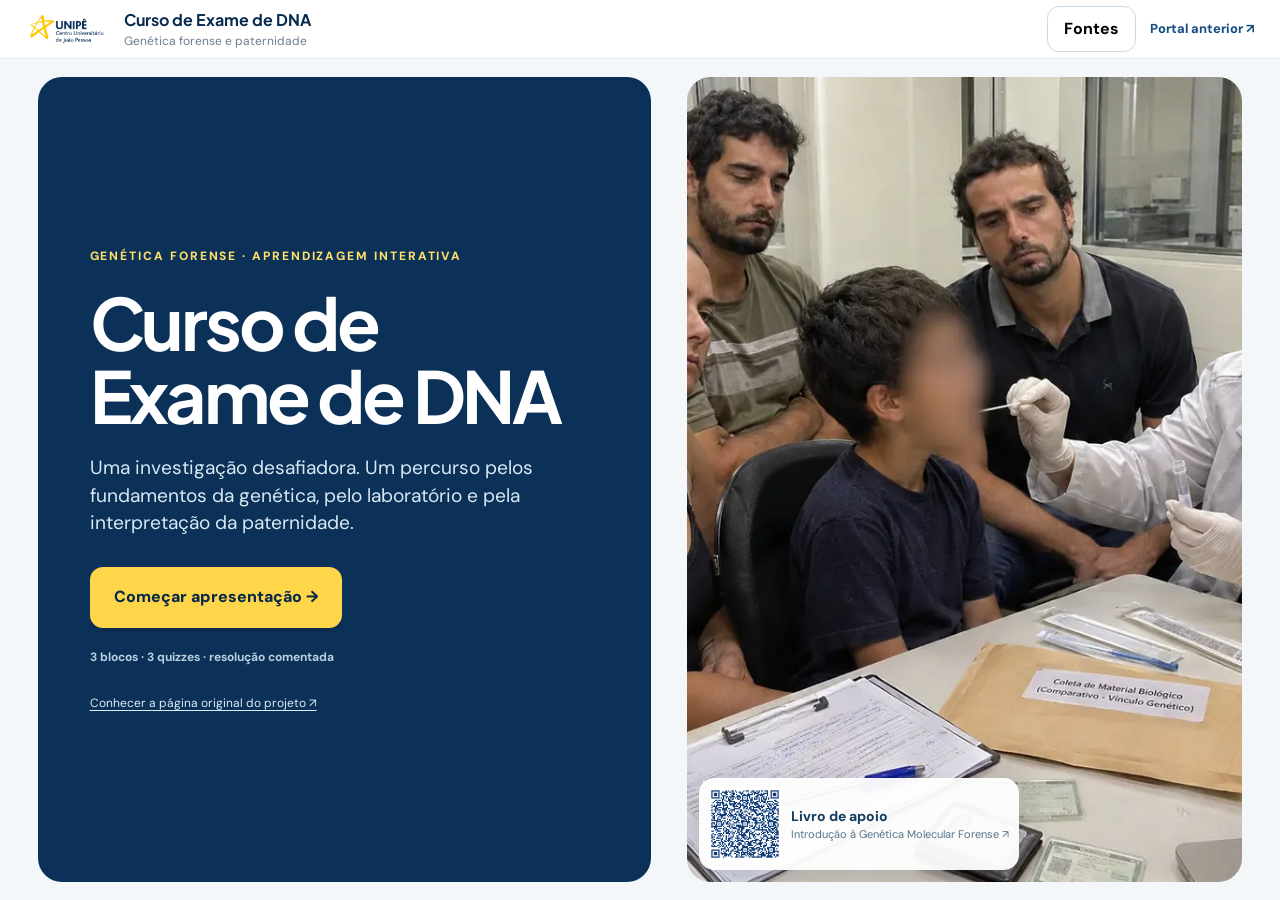
<file: index.html>
<!doctype html>
<html lang="pt-BR">
<head>
<meta charset="UTF-8" />
<meta name="viewport" content="width=device-width, initial-scale=1" />
<meta name="theme-color" content="#0a2c56" />
<meta name="description" content="Curso interativo de teste de paternidade: um caso forense, genética e biologia molecular em linguagem acessível, quizzes e resolução pericial fundamentada." />
<title>Curso de Exame de DNA | UNIPÊ</title>
<link rel="icon" type="image/svg+xml" href="/favicon.svg" />
<link rel="preconnect" href="https://fonts.googleapis.com" />
<link rel="preconnect" href="https://fonts.gstatic.com" crossorigin />
<link href="https://fonts.googleapis.com/css2?family=DM+Sans:wght@400;500;600;700&family=Plus+Jakarta+Sans:wght@400;500;600;700;800&display=swap" rel="stylesheet" />
<link rel="stylesheet" href="/styles.css" />
<script defer src="/qr-local.js"></script>
<script defer src="/data.js"></script>
<script defer src="/app.js"></script>
</head>
<body>
<a class="skip-link" href="#app">Pular para o conteúdo</a>
<div id="app" aria-live="polite"></div>
<noscript><div class="noscript">Ative o JavaScript para acessar os slides e as atividades interativas do curso.</div></noscript>
</body>
</html>
</file>
<file: styles.css>
:root{--navy:#082849;--blue:#134c82;--blue2:#2375ad;--sky:#e5f2fb;--yellow:#ffd54a;--gold:#fac529;--paper:#f7f9fb;--text:#183049;--muted:#6b7d8f;--line:#dfebf3;--white:#fff;--shadow:0 30px 90px rgba(11,46,78,.14)}
*{box-sizing:border-box}html{scroll-behavior:smooth}body{margin:0;min-width:320px;background:var(--paper);color:var(--text);font:16px/1.52 'DM Sans',system-ui,-apple-system,Segoe UI,sans-serif}button,a{font:inherit}button{cursor:pointer}button:disabled{cursor:not-allowed;opacity:.4}a{color:inherit}img{display:block;max-width:100%}h1,h2,h3,p{margin-top:0}h1,h2,h3{font-family:'Plus Jakarta Sans','DM Sans',sans-serif;line-height:1.14;letter-spacing:-.045em}h1{font-size:clamp(2.9rem,5.5vw,5.2rem)}h2{font-size:clamp(2.2rem,4.2vw,4rem)}h3{font-size:1.25rem}p{max-width:66ch}button:focus-visible,a:focus-visible,input:focus-visible{outline:3px solid #ffaa00;outline-offset:3px}body:has(.course-stage){background:#eff4f8}.skip-link{position:absolute;left:-1000px;top:0;z-index:1000;background:#fff;padding:10px}.skip-link:focus{left:10px;top:10px}.noscript{max-width:700px;padding:30px;margin:20vh auto;background:#fff;border-radius:20px}
/* Site opening */
.site{min-height:100vh}.topbar{display:flex;align-items:center;justify-content:space-between;gap:24px;max-width:1360px;padding:20px 32px;margin:0 auto}.brand{display:flex;align-items:center;gap:16px;text-decoration:none;min-width:0}.brand img{height:49px;width:auto;max-width:180px;object-fit:contain;background:#fff;border-radius:9px;padding:4px}.brand strong{display:block;color:#082b50;font-family:'Plus Jakarta Sans';font-size:16px}.brand small{color:var(--muted);display:block;font-size:12px}.toplinks{display:flex;gap:22px;align-items:center}.toplinks a{color:#36576f;text-decoration:none;font-size:14px;font-weight:700}.toplinks a:hover{text-decoration:underline}.outline-button{border:1px solid #cbdce8;padding:10px 16px;border-radius:12px;background:white;font-weight:700;display:inline-flex;align-items:center;gap:8px}.toplinks .outline-button:hover{text-decoration:none;background:#eef5fb}.home-hero{max-width:1360px;padding:36px 32px 28px;margin:auto;display:grid;grid-template-columns:minmax(0,1.1fr) minmax(0,.9fr);gap:34px;align-items:stretch}.hero-panel{background:var(--navy);border-radius:30px;padding:clamp(32px,5vw,70px);color:white;overflow:hidden;position:relative;min-height:560px;display:flex;flex-direction:column;justify-content:center}.hero-panel:after{content:'';position:absolute;width:400px;height:400px;right:-210px;bottom:-230px;border-radius:50%;border:80px solid rgba(255,213,74,.12);pointer-events:none}.eyebrow{display:inline-flex;align-items:center;gap:10px;color:var(--yellow);font-size:12px;letter-spacing:.15em;font-weight:800;text-transform:uppercase;margin-bottom:27px}.eyebrow:before{content:'';width:27px;height:3px;background:var(--yellow);border-radius:9px}.hero-panel h1{margin-bottom:24px;max-width:11ch}.hero-panel p{color:#d3e4f1;font-size:clamp(1.06rem,1.5vw,1.25rem);line-height:1.65;max-width:37ch}.hero-actions{display:flex;gap:14px;align-items:center;margin-top:26px;flex-wrap:wrap}.primary-button{background:var(--yellow);border:2px solid var(--yellow);border-radius:13px;color:var(--navy);padding:16px 22px;font-weight:800;display:inline-flex;justify-content:center;align-items:center;gap:12px;box-shadow:0 4px 0 rgba(0,0,0,.08);transition:transform .15s,background .15s}.primary-button:hover{transform:translateY(-2px);background:#ffde6a}.secondary-button{padding:14px 19px;border-radius:13px;background:transparent;border:1px solid #54718e;color:white;font-weight:700}.secondary-button:hover{background:#123c65}.hero-photo{position:relative;border-radius:30px;overflow:hidden;min-height:560px;background:#d2dee8}.hero-photo img{height:100%;width:100%;position:absolute;inset:0;object-fit:cover;object-position:center}.hero-photo:after{content:'';position:absolute;inset:45% 0 0;background:linear-gradient(transparent,rgba(3,25,48,.88))}.hero-photo .photo-caption{z-index:2;position:absolute;bottom:28px;left:32px;right:25px;color:white}.photo-caption small{display:inline-block;background:#ffe17a;color:#082849;border-radius:99px;padding:5px 10px;font-size:11px;font-weight:800;margin-bottom:12px}.photo-caption strong{display:block;font-size:clamp(22px,3vw,32px);line-height:1.15;font-family:'Plus Jakarta Sans';letter-spacing:-.04em}.content-width{max-width:1360px;padding:0 32px;margin:auto}.section-heading{margin:38px 0 22px;display:flex;justify-content:space-between;gap:20px;align-items:end}.section-heading h2{font-size:clamp(1.7rem,3vw,2.5rem);margin:5px 0 0}.kicker{font-size:12px;letter-spacing:.16em;font-weight:800;color:var(--blue2);text-transform:uppercase}.path-grid{display:grid;grid-template-columns:repeat(3,minmax(0,1fr));gap:16px}.path-card{background:white;border:1px solid #e1e9f0;border-radius:20px;padding:26px;box-shadow:0 7px 28px rgba(34,68,98,.04)}.path-card .number{background:#fff5cb;color:#805b00;font-weight:800;border-radius:9px;font-size:13px;padding:5px 9px;display:inline-flex;margin-bottom:22px}.path-card h3{font-size:20px;margin-bottom:12px}.path-card p{font-size:14px;color:var(--muted);margin-bottom:12px}.duration{font-size:12px;font-weight:800;color:var(--blue)}.extras{display:grid;grid-template-columns:1.2fr .8fr;gap:18px;margin:26px 0 50px}.book-card,.reference-card{background:white;border:1px solid #e3edf3;border-radius:22px;padding:26px}.book-card{display:grid;grid-template-columns:105px 1fr;gap:24px;align-items:center}.book-card .qr{background:white;padding:7px;box-shadow:0 0 0 1px #e4edf6;border-radius:10px;width:105px;height:105px}.book-card h3,.reference-card h3{margin-bottom:10px;font-size:19px}.book-card p,.reference-card p{margin:0 0 12px;font-size:14px;color:var(--muted)}.text-link{font-weight:800;color:var(--blue);text-decoration:none}.text-link:hover{text-decoration:underline}.site-footer{text-align:center;padding:24px;font-size:12px;color:#8a9ba8;border-top:1px solid var(--line)}
/* Focus mode: slides without document header/footer */
.course-stage{min-height:100dvh;display:flex;flex-direction:column}.stage-top{min-height:67px;display:flex;align-items:center;justify-content:space-between;gap:16px;padding:12px clamp(16px,3vw,42px);border-bottom:1px solid #dbe6ef;background:#fff}.stage-top strong{font-family:'Plus Jakarta Sans';font-size:14px;white-space:nowrap}.stage-top .tiny{color:var(--muted);font-size:12px;font-weight:700}.stage-top .cluster{display:flex;align-items:center;gap:15px}.ghost{border:0;background:transparent;color:#526f89;font-weight:800;padding:10px;border-radius:10px}.ghost:hover{background:#edf5fa}.progress-track{height:4px;background:#e8f1f7}.progress-track span{display:block;height:100%;background:#ffc938;transition:width .3s}.stage-center{flex:1;width:100%;max-width:1520px;margin:auto;display:flex;align-items:center;justify-content:center;padding:20px clamp(14px,4vw,55px) 16px}.stage-bottom{background:#fff;border-top:1px solid var(--line);padding:14px clamp(16px,3vw,42px);display:flex;align-items:center;justify-content:space-between;gap:14px}.nav-button{border:1px solid #c7dbe9;background:white;color:var(--navy);border-radius:12px;padding:12px 17px;font-weight:800;display:inline-flex;align-items:center;gap:9px}.nav-button:hover{background:#f2f8fc}.nav-button.next{background:var(--navy);color:white;border-color:var(--navy)}.nav-button.next:hover{background:#154b7c}.step-dots{display:flex;gap:5px;align-items:center}.step-dot{width:7px;height:7px;border-radius:20px;background:#c7d4e0}.step-dot.active{background:#f9c126;width:23px}.slide-view{width:100%;display:grid;grid-template-columns:minmax(0,.94fr) minmax(0,1.06fr);gap:clamp(28px,4vw,80px);align-items:center;max-width:1370px;min-height:590px}.slide-view.wide-text{grid-template-columns:1fr}.slide-text{padding:24px 6px 24px 0}.slide-text .kicker{margin-bottom:24px;display:block}.slide-text h2{max-width:16ch;font-size:clamp(2.6rem,5.1vw,5.6rem);letter-spacing:-.057em;color:var(--navy);margin-bottom:22px}.slide-text p{font-size:clamp(1.12rem,1.5vw,1.4rem);line-height:1.6;color:#4e6375;max-width:37ch;margin-bottom:25px}.slide-visual{height:min(64vh,680px);min-height:400px;max-height:700px;background:#fff;border-radius:25px;box-shadow:var(--shadow);overflow:hidden;display:flex;align-items:center;justify-content:center;border:1px solid #e5edf2}.slide-visual img{width:100%;height:100%;object-fit:contain}.slide-visual.photo img{object-fit:cover}.taglist{display:flex;flex-wrap:wrap;gap:10px}.taglist span{border:1px solid #d8e5ee;border-radius:8px;padding:6px 11px;font-weight:700;color:#466780;background:white;font-size:13px}.slide-terms{display:grid;grid-template-columns:repeat(3,1fr);gap:18px;align-items:stretch;width:100%}.term-card{background:#fff;border:1px solid #e3edf4;border-radius:23px;padding:35px 28px;box-shadow:var(--shadow);text-align:center}.term-card .term-icon{margin:0 auto 25px;background:#eaf4fb;border-radius:22px;width:110px;height:110px;display:grid;place-items:center;color:var(--blue);font-size:40px;font-weight:800}.term-card h3{font-size:27px;color:var(--navy)}.term-card p{color:#73879a;font-size:17px;margin:0 auto}.slide-metrics{display:grid;grid-template-columns:1fr 1fr;gap:24px;width:100%}.metric-card{background:white;padding:45px 30px;border:1px solid var(--line);border-radius:22px;box-shadow:var(--shadow)}.metric-card b{font-family:'Plus Jakarta Sans';font-size:clamp(55px,8vw,100px);color:var(--blue)}.metric-card p{color:#557187;max-width:23ch;margin:12px 0;font-size:18px}.stat-number{font:800 clamp(72px,10vw,145px)/1 'Plus Jakarta Sans';letter-spacing:-.085em;color:var(--navy)}.stat-line{font-size:20px;color:#607b90;margin-top:16px}.stat-line b{color:#be8600}.stat-visual{background:#fff;padding:35px;border-radius:28px;min-height:370px;display:flex;flex-direction:column;align-items:center;justify-content:center;text-align:center;box-shadow:var(--shadow)}
/* Case & quiz */
.case-layout{width:100%;max-width:1380px;display:grid;grid-template-columns: minmax(0,.68fr) minmax(0,1.32fr);gap:26px;align-items:start}.case-sidebar{background:#0a315c;color:white;padding:26px;border-radius:23px;position:relative;overflow:hidden}.case-sidebar>img{height:210px;width:100%;object-fit:cover;border-radius:15px;object-position:center 40%;margin-bottom:22px}.case-sidebar h2{font-size:clamp(1.65rem,2.5vw,2.6rem)}.case-sidebar p{font-size:13px;line-height:1.64;color:#d5e6f4;margin-bottom:12px}.case-sidebar .kicker{color:var(--yellow)}.case-instruction{padding:16px;border-left:3px solid var(--yellow);background:#17466f;color:white;font-weight:700;border-radius:3px 10px 10px 3px;line-height:1.45;font-size:14px}.data-panel{background:white;padding:26px;border-radius:23px;border:1px solid var(--line);box-shadow:0 12px 45px rgba(14,52,80,.08)}.panel-title{display:flex;align-items:center;justify-content:space-between;gap:16px;margin-bottom:18px}.panel-title h3{font-size:20px;margin:0}.panel-title small{font-size:11px;color:#5f788b;white-space:nowrap}.table-wrap{max-width:100%;overflow-x:auto;border:1px solid #e1e9f1;border-radius:13px}.genetic-table{border-collapse:collapse;width:100%;font-variant-numeric:tabular-nums;font-size:clamp(12px,1.15vw,14px);white-space:nowrap}.genetic-table th{background:#eaf3f9;text-align:left;color:#123b64;padding:11px 10px;font-weight:800}.genetic-table td{padding:10px;border-top:1px solid #e8eef3}.genetic-table tr:nth-child(even) td{background:#fbfcfe}.genetic-table td:first-child{font-weight:800;color:#48637c}.genetic-table td.allele-mismatch{color:#9f3d36;background:#ffeae7;font-weight:800}.genetic-table td.allele-match{background:#e5f8f0;color:#18654c;font-weight:700}.genetic-table td.paternal{color:#946604;background:#fff7d8;font-weight:800}.case-note{font-size:12px;color:#71849a;margin:14px 0 0}.case-footer{font-size:13px;color:#607c91;background:#eef6fb;border:1px solid #dcecf6;border-radius:12px;padding:11px 14px;margin-top:16px}.quiz-view{width:100%;max-width:1080px;padding:8px 0}.quiz-head{display:flex;justify-content:space-between;align-items:center;gap:16px;margin-bottom:26px}.quiz-head .counter{background:#fff3c4;color:#805700;padding:9px 13px;border-radius:10px;font-weight:800}.quiz-view h2{color:var(--navy);font-size:clamp(2.1rem,4vw,3.9rem);margin-bottom:14px}.quiz-description{font-size:18px;color:#647e92;margin-bottom:30px}.quiz-card{border:1px solid #e1eaf2;box-shadow:var(--shadow);border-radius:23px;background:#fff;padding:clamp(22px,3.5vw,42px)}.quiz-card h3{font-size:clamp(1.2rem,2vw,1.9rem);line-height:1.35;max-width:32ch;margin-bottom:22px}.answer-list{display:grid;gap:12px}.answer-option{display:flex;align-items:center;gap:13px;text-align:left;border-radius:13px;border:1px solid #cbdde9;background:white;padding:15px 18px;font-weight:700;color:#2c4d65;transition:background .12s}.answer-option .letter{display:grid;place-items:center;width:31px;height:31px;flex-shrink:0;background:#f1f6fa;border-radius:9px;color:#3d6483}.answer-option:hover:not(:disabled){border-color:#8cafc7;background:#f5faff}.answer-option.selected{background:#e5f3fd;border:2px solid #3688bc;padding:14px 17px}.answer-option.correct{background:#e7f7ee;border-color:#78bf9d;color:#1c6947}.answer-option.incorrect{background:#fff1ed;border-color:#e8a59e;color:#a14337}.quiz-feedback{margin-top:19px;padding:18px 20px;border-radius:14px;background:#f3f8fc;color:#37556b;border-left:4px solid #ffcf42;font-weight:600}.quiz-feedback strong{display:block;margin-bottom:6px}.quiz-actions{margin-top:20px;display:flex;justify-content:flex-end}.quiz-step-label{color:#728699;font-weight:700;font-size:12px}
/* Resolution */
.resolution-view{width:100%;max-width:1340px}.resolution-hero{display:grid;grid-template-columns:.86fr 1.14fr;gap:25px;align-items:center}.resolution-hero img{width:100%;height:550px;object-fit:cover;border-radius:24px;box-shadow:var(--shadow)}.resolution-hero h2{font-size:clamp(2.4rem,4.5vw,4.6rem);color:var(--navy)}.resolution-hero p{font-size:clamp(17px,1.55vw,23px);color:#5b7285;line-height:1.6}.analysis-choices{display:grid;gap:12px;max-width:540px;margin-top:22px}.analysis-choices button{border:1px solid #d1dfe9;background:white;border-radius:14px;padding:14px 16px;text-align:left;font-weight:800;color:var(--navy)}.analysis-choices button:hover{border-color:#4886b3;background:#f4f9fc}.analysis-choices button.selected{background:#e9f4fb;border:2px solid #246d9d}.resolution-step{display:grid;grid-template-columns: .78fr 1.22fr;gap:32px;align-items:center}.resolution-step h2{font-size:clamp(2.2rem,4vw,4.5rem);color:var(--navy)}.resolution-step p{color:#536e84;font-size:clamp(16px,1.4vw,19px);line-height:1.65}.resolution-evidence{background:#fff;padding:24px;border-radius:24px;box-shadow:var(--shadow)}.resolution-evidence .table-wrap{margin-top:14px}.reveal-bullets{padding:0;list-style:none;display:grid;gap:15px}.reveal-bullets li{background:white;border:1px solid var(--line);border-left:4px solid #ffd54a;padding:17px 20px;border-radius:10px 18px 18px 10px;font-size:17px;font-weight:700;line-height:1.45}.resolution-banner{padding:20px;background:#fff5cc;border:1px solid #f3dc81;border-radius:15px;color:#6d560d;font-weight:700;margin-top:25px}.final-reference{display:flex;flex-wrap:wrap;gap:8px;margin:25px 0}.final-reference a{font-size:12px;color:var(--blue);background:#edf6fc;border-radius:9px;padding:8px 12px;text-decoration:none;font-weight:700}.final-reference a:hover{text-decoration:underline}.final-summary{background:white;border:1px solid var(--line);border-radius:25px;padding:33px;box-shadow:var(--shadow)}.final-summary h2{color:var(--navy);font-size:clamp(2.2rem,4vw,4rem)}.final-summary p{font-size:19px;color:#526d80}.report-snippet{background:#f7fafc;border-left:4px solid var(--blue);padding:25px;border-radius:3px 14px 14px 3px;font-size:18px;line-height:1.65}.warning-tag{display:inline-flex;padding:6px 9px;border-radius:9px;background:#fff2c8;color:#795508;font-weight:800;font-size:12px;margin-bottom:14px}.modal-backdrop{position:fixed;inset:0;background:#092a48b3;z-index:100;display:grid;place-items:center;padding:16px}.modal{background:white;max-width:650px;width:100%;border-radius:24px;padding:32px;max-height:85vh;overflow-y:auto}.modal h2{font-size:30px}.modal ul{list-style:none;padding:0}.modal li{padding:10px;border-bottom:1px solid var(--line)}.modal a{color:var(--blue);font-weight:700}.modal .nav-button{margin-top:20px}
@media(min-width:1400px){.case-layout{grid-template-columns:.62fr 1.38fr}.stage-center{padding-top:30px;padding-bottom:30px}}@media(max-width:1050px){.case-layout{grid-template-columns:1fr}.case-sidebar{display:grid;grid-template-columns:220px 1fr;column-gap:22px}.case-sidebar img{grid-row:span 4;height:230px;margin:0}.resolution-step{grid-template-columns:1fr}.resolution-hero img{height:440px}.slide-view{gap:30px}.slide-text h2{font-size:clamp(2.6rem,4vw,3.5rem)}.slide-visual{height:50vh;min-height:350px}.stage-center{align-items:flex-start}}@media(max-width:740px){.topbar{padding:17px 18px}.toplinks a:not(.outline-button){display:none}.brand img{height:36px;max-width:130px}.brand small{font-size:10px}.brand strong{font-size:13px}.toplinks .outline-button{font-size:12px;padding:9px}.home-hero{grid-template-columns:1fr;padding:14px 14px;gap:14px}.hero-panel{padding:36px 26px;min-height:400px;border-radius:20px}.hero-panel h1{font-size:clamp(2.8rem,10vw,4.5rem)}.hero-photo{border-radius:20px;min-height:340px}.hero-photo img{object-position:center 37%}.content-width{padding:0 16px}.path-grid{grid-template-columns:1fr}.extras{grid-template-columns:1fr}.section-heading{margin-top:30px}.stage-top{min-height:56px}.stage-top .tiny{display:none}.stage-top strong{font-size:12px}.stage-center{padding:20px 16px}.slide-view{grid-template-columns:1fr;min-height:unset;gap:14px}.slide-text{padding:10px 0}.slide-text h2{font-size:clamp(2.35rem,8vw,3.6rem);margin-bottom:12px}.slide-text .kicker{margin-bottom:14px}.slide-text p{font-size:17px;margin-bottom:17px}.slide-visual{height:38vh;min-height:230px;max-height:370px;border-radius:17px;order:2}.taglist span{font-size:11px;padding:5px 8px}.stage-bottom{padding:12px}.nav-button{padding:11px 13px;font-size:13px}.stage-bottom .step-dots{display:none}.case-sidebar{display:block;padding:19px}.case-sidebar img{height:200px;width:100%;margin-bottom:16px}.data-panel{padding:16px}.case-layout{gap:14px}.panel-title{align-items:start;flex-direction:column}.genetic-table th,.genetic-table td{padding:9px 8px;font-size:12px}.quiz-head{margin-bottom:14px}.quiz-view h2{font-size:32px}.quiz-description{font-size:15px}.quiz-card{padding:19px}.quiz-card h3{font-size:20px}.resolution-step,.resolution-hero{grid-template-columns:1fr;gap:15px}.resolution-hero img{height:260px;order:2}.resolution-hero h2,.resolution-step h2{font-size:34px}.resolution-hero p,.resolution-step p{font-size:16px}.resolution-evidence{padding:12px}.slide-terms{grid-template-columns:1fr;gap:10px}.term-card{display:flex;align-items:center;gap:20px;padding:18px;text-align:left}.term-card .term-icon{height:60px;width:60px;flex-shrink:0;margin:0;font-size:27px}.term-card h3{font-size:21px;margin-bottom:4px}.term-card p{font-size:14px}.slide-metrics{gap:10px}.metric-card{padding:20px 17px}.metric-card b{font-size:55px}.metric-card p{font-size:15px}.stat-visual{min-height:300px}.stat-number{font-size:66px}.report-snippet{font-size:16px}.final-summary{padding:23px}.book-card{grid-template-columns:90px 1fr;gap:14px}.book-card .qr{width:90px;height:90px}.book-card h3{font-size:16px}}@media(prefers-reduced-motion:reduce){*,*:before,*:after{animation-duration:.01ms!important;scroll-behavior:auto!important;transition-duration:.01ms!important}}@media print{.stage-top,.stage-bottom,.topbar,.hero-actions,.site-footer,.quiz-actions{display:none!important}.course-stage{display:block}.stage-center{display:block;padding:5mm}.slide-view,.resolution-step{display:block;break-inside:avoid}.slide-visual{height:auto;max-height:120mm;box-shadow:none}.case-layout{display:block}.case-sidebar{color:#000;background:#fff}.data-panel{box-shadow:none}}

/* v2: viewport-bound slide experience. No document-level vertical scrolling. */
html,body{height:100%;overflow:hidden;overscroll-behavior:none}
body{min-width:320px}
#app{height:100dvh;overflow:hidden}
.opening-stage,.course-stage{width:100%;height:100dvh;min-height:0;overflow:hidden;display:flex;flex-direction:column;background:#f3f7fa}
.opening-top{flex:0 0 auto;min-height:56px;padding:6px clamp(12px,2vw,30px);background:#fff;display:flex;align-items:center;justify-content:space-between;gap:12px;border-bottom:1px solid #e1ebf3}
.opening-links{display:flex;align-items:center;gap:14px}
.opening-links a{font-size:13px;font-weight:700;text-decoration:none;color:var(--blue)}
.opening-top .brand img{height:38px}
.opening-main{min-height:0;flex:1;display:flex;justify-content:center;align-items:center;overflow:hidden;width:100%;padding:clamp(10px,2vh,22px) clamp(12px,3vw,40px)}
.opening-inner{width:100%;height:100%;max-width:1460px;min-height:0;display:grid;grid-template-columns:1.05fr .95fr;gap:clamp(14px,3vw,36px);align-items:stretch}
.opening-copy{background:#0b3158;color:white;border-radius:24px;padding:clamp(24px,4vw,64px);display:flex;flex-direction:column;justify-content:center;min-width:0}
.opening-copy .kicker{color:#ffdf68;margin-bottom:20px}
.opening-copy h1{font-size:clamp(2.7rem,5.6vw,5.6rem);max-width:12ch;line-height:1.02;margin:0 0 22px;color:#fff}
.opening-copy p{font-size:clamp(1rem,1.5vw,1.35rem);line-height:1.45;color:#d8e8f5;max-width:40ch;margin:0}
.opening-actions{display:flex;align-items:center;gap:20px;flex-wrap:wrap;margin:30px 0 14px}
.opening-actions span{font-size:12px;color:#b8d0e2;font-weight:700}
.opening-old{font-size:12px;color:#dcebf5;text-decoration:underline;text-underline-offset:3px;align-self:flex-start;margin-top:14px}
.opening-photo{position:relative;min-height:0;overflow:hidden;border-radius:24px;background:#c4d7e6}
.opening-photo>img{position:absolute;inset:0;width:100%;height:100%;object-fit:cover;object-position:center 35%}
.opening-book{position:absolute;bottom:12px;left:12px;right:12px;border-radius:15px;background:rgba(255,255,255,.95);box-shadow:0 8px 30px #18304929;padding:10px;max-width:320px}
.opening-book a{display:flex;align-items:center;gap:10px;text-decoration:none;color:#143b5d}
.opening-book .qr{width:72px;height:72px;object-fit:contain;flex-shrink:0;background:white}
.opening-book b{font-size:14px;display:block}
.opening-book small{font-size:11px;display:block;line-height:1.3;color:#53758b}
/* Stage itself has fixed-height navigation; the current slide is a single clipped canvas fitted by JS. */
.stage-top{flex:0 0 auto;min-height:48px;padding:4px clamp(10px,2vw,28px)}
.stage-top .ghost{padding:7px 9px}
.progress-track{flex:0 0 3px}
.stage-center{flex:1;min-height:0;min-width:0;display:flex;justify-content:center;align-items:center;overflow:hidden;max-width:none;padding:clamp(8px,1.6vh,16px) clamp(10px,2.5vw,36px)}
.stage-center > *{width:100%;flex-shrink:0}
.stage-bottom{flex:0 0 auto;min-height:53px;padding:7px clamp(12px,2vw,26px)}
.stage-bottom .nav-button{padding:8px 14px}
.slide-view{min-height:0;max-width:1370px}
.slide-text{padding-block:10px}
.slide-text .kicker{margin-bottom:15px}
.slide-text h2{margin-bottom:15px;font-size:clamp(2rem,4vw,4.2rem)}
.slide-text p{margin-bottom:18px;font-size:clamp(1rem,1.3vw,1.2rem)}
.slide-visual{height:min(59dvh,550px);min-height:0;max-height:550px}
/* The context and ten-row genetics table are presented on separate slides. */
.case-intro-screen{display:grid;grid-template-columns:1fr 1fr;align-items:center;gap:clamp(18px,4vw,60px);max-width:1240px}
.case-intro-copy{background:white;padding:clamp(22px,3vw,46px);border-radius:25px;border:1px solid var(--line)}
.case-intro-copy h2{color:var(--navy);font-size:clamp(2rem,4vw,4rem);margin:14px 0 20px}
.case-intro-copy p{font-size:clamp(1rem,1.35vw,1.2rem);line-height:1.5;color:#4e6577;margin-bottom:15px}
.hint-chip{border-left:4px solid var(--yellow);background:#fff7de;color:#5b501f;padding:12px;border-radius:7px;font-size:13px;font-weight:700}
.case-intro-photo{width:100%;height:min(66dvh,560px);object-fit:cover;border-radius:25px}
.case-evidence-screen{display:grid;grid-template-columns:minmax(0,.49fr) minmax(0,1fr);gap:clamp(12px,3vw,28px);align-items:center;max-width:1400px}
.evidence-context{background:#0b3158;padding:clamp(18px,2.5vw,33px);border-radius:20px;color:#fff}
.evidence-context .kicker{color:#ffdd58}
.evidence-context h2{font-size:clamp(1.5rem,2.5vw,2.5rem);margin:16px 0 20px}
.evidence-context p{font-size:clamp(.84rem,1.08vw,1rem);line-height:1.47;color:#cddfec}
.evidence-context .case-instruction{font-size:clamp(.8rem,1vw,1rem);padding:12px;margin-top:12px}
.case-evidence-screen .data-panel,.analysis-screen .data-panel{padding:clamp(14px,2vw,22px);min-width:0}
.case-evidence-screen .panel-title,.analysis-screen .panel-title{margin-bottom:9px}
.genetic-table{font-size:clamp(11px,1vw,13px)}
.genetic-table th,.genetic-table td{padding:6px 10px}
.table-wrap{overflow:hidden}
/* Interactive quiz & analysis are each one slide. */
.quiz-view{max-width:1020px;padding:0}
.quiz-head{margin-bottom:12px}
.quiz-view h2{font-size:clamp(1.8rem,3vw,3rem);margin-bottom:8px}
.quiz-description{font-size:15px;margin-bottom:12px}
.quiz-card{padding:clamp(16px,2vw,26px)}
.quiz-card h3{font-size:clamp(1rem,1.8vw,1.4rem);margin-bottom:12px}
.answer-list{gap:9px}
.answer-option{padding:10px 14px}
.quiz-feedback{font-size:14px;margin-top:10px;padding:10px 12px}
.quiz-actions{margin-top:10px}
.analysis-screen{max-width:1120px;display:flex;flex-direction:column;gap:11px}
.analysis-heading{display:flex;align-items:center;justify-content:space-between;gap:24px}
.analysis-heading h2{font-size:clamp(1.6rem,2.7vw,2.5rem);margin:5px 0}
.analysis-heading p{font-size:13px;color:#537389;max-width:29ch;margin:0}
.analysis-screen .analysis-choices{margin:0;display:grid;grid-template-columns:repeat(3,1fr);gap:8px;max-width:none}
.analysis-screen .analysis-choices button{font-size:13px;padding:9px 12px}
.resolution-hero img{height:min(62dvh,520px)}
.resolution-step{gap:clamp(12px,2vw,25px)}
.resolution-step h2{font-size:clamp(1.9rem,3vw,3.2rem)}
.resolution-step p{font-size:clamp(.9rem,1.1vw,1.1rem);line-height:1.48;margin-bottom:12px}
.resolution-evidence{padding:clamp(12px,1.7vw,20px);min-width:0}
.resolution-evidence > img{max-height:50dvh;object-fit:contain;margin:auto}
.resolution-banner{padding:12px;margin-top:14px;font-size:14px}
.final-summary{padding:clamp(20px,2.7vw,32px)}
.final-summary h2{font-size:clamp(1.9rem,3.2vw,3.2rem);margin-bottom:12px}
.final-summary p{font-size:clamp(.95rem,1.2vw,1.1rem);margin-bottom:12px}
.report-snippet{font-size:clamp(.9rem,1.15vw,1.05rem);line-height:1.43;padding:14px}
.final-summary .resolution-banner{font-size:13px}
/* The final slide carries the three resource QR codes. */
.resource-screen{max-width:1110px;text-align:center}
.resource-heading h2{color:var(--navy);font-size:clamp(2rem,3.9vw,3.8rem);margin:10px 0}
.resource-heading p{color:#597489;margin:0 auto 18px;font-size:15px}
.resource-qr-grid{display:grid;grid-template-columns:repeat(3,minmax(0,1fr));gap:clamp(10px,2vw,20px)}
.resource-qr{background:white;display:flex;align-items:center;flex-direction:column;gap:9px;padding:clamp(13px,2vw,23px);text-decoration:none;color:var(--navy);border:1px solid var(--line);border-radius:18px;box-shadow:0 10px 34px #123b6421}
.resource-qr img{width:clamp(125px,12vw,185px);height:clamp(125px,12vw,185px);object-fit:contain;border-radius:5px}
.resource-qr strong{font-size:clamp(14px,1.4vw,18px)}
.resource-qr small{font-size:12px;color:#547899}
.resource-actions{display:flex;justify-content:center;gap:12px;margin-top:18px}
/* References are a paginated dialog, not a scrollable document. */
.modal-backdrop{height:100dvh;overflow:hidden}
.modal{width:min(95vw,550px);max-height:calc(100dvh - 22px);overflow:hidden;padding:clamp(14px,2vw,23px);display:flex;flex-direction:column}
.modal-top{display:flex;align-items:center;justify-content:space-between;gap:10px}
.modal h2{font-size:clamp(1.35rem,3vw,2rem);margin:5px 0}
.modal ul{padding:0;margin:8px 0;display:flex;flex-direction:column}
.modal li{padding:9px 4px;font-size:14px;line-height:1.4}
.modal-navigation{display:flex;align-items:center;justify-content:space-between;gap:6px;margin-top:8px}
.modal-navigation span{font-size:13px;color:#5a7183;font-weight:700}
.modal .nav-button{margin-top:10px}
.modal-x{border:1px solid #d5e4ed;border-radius:9px;background:white;color:#274c66;padding:8px 12px;font-size:18px;line-height:1}
@media(max-width:740px){
 .opening-top{min-height:48px;padding:5px 10px}.opening-links{gap:5px}.opening-links a{display:none}.opening-top .brand img{height:30px}.opening-top .brand small{display:none}
 .opening-top .outline-button{padding:7px 10px;font-size:12px}
 .opening-main{padding:9px}.opening-inner{grid-template-columns:1fr;grid-template-rows:minmax(0,1.08fr) minmax(0,.92fr);gap:9px}
 .opening-copy{padding:clamp(14px,3.3vw,25px);border-radius:16px}.opening-copy .kicker{font-size:9px;margin-bottom:10px}.opening-copy h1{font-size:clamp(2.15rem,9vw,3.5rem);margin-bottom:12px;line-height:1.04}.opening-copy p{font-size:clamp(12px,3.7vw,16px);line-height:1.34}
 .opening-actions{margin:14px 0 0;gap:8px}.opening-actions .primary-button{padding:10px 13px;font-size:13px}.opening-actions span{font-size:10px}.opening-old{font-size:10px;margin-top:8px}
 .opening-photo{border-radius:16px}.opening-photo>img{object-position:center 28%}.opening-book{max-width:280px;bottom:6px;left:6px;padding:7px}.opening-book .qr{width:52px;height:52px}.opening-book b{font-size:12px}.opening-book small{font-size:10px}
 .stage-top{min-height:43px;padding:4px 8px}.stage-top .cluster{gap:5px}.stage-top strong{font-size:11px;max-width:145px;overflow:hidden;text-overflow:ellipsis}.stage-top .ghost{padding:5px}.stage-bottom{min-height:46px;padding:5px 10px}.stage-bottom .nav-button{padding:8px 10px;font-size:12px}
 .stage-center{padding:9px 10px}
 .slide-view{grid-template-columns:1fr;gap:11px}.slide-text{padding:0}.slide-text .kicker{font-size:10px;margin-bottom:7px}.slide-text h2{font-size:clamp(1.8rem,7vw,2.7rem);margin-bottom:8px}.slide-text p{font-size:clamp(13px,3.8vw,16px);line-height:1.4;margin-bottom:9px}.taglist{gap:5px}.taglist span{font-size:10px;padding:4px 7px}.slide-visual{height:min(38dvh,310px);min-height:0}
 .case-intro-screen{grid-template-columns:1fr;gap:10px}.case-intro-copy{padding:17px}.case-intro-copy h2{font-size:2rem;margin:8px 0 12px}.case-intro-copy p{font-size:13px;line-height:1.4;margin-bottom:9px}.hint-chip{font-size:11px;padding:7px}.case-intro-photo{height:27dvh;max-height:230px}
 .case-evidence-screen{grid-template-columns:1fr;gap:8px}.evidence-context{padding:12px}.evidence-context .kicker{font-size:9px}.evidence-context h2{font-size:1.4rem;margin:4px 0}.evidence-context p{font-size:11px;line-height:1.35;margin:0 0 6px}.evidence-context .case-instruction{font-size:11px;padding:7px;margin:4px 0 0}
 .data-panel{padding:10px!important}.panel-title{margin-bottom:5px!important}.panel-title h3{font-size:14px}.panel-title small{font-size:10px}.genetic-table{font-size:11px}.genetic-table td,.genetic-table th{padding:4px 5px;font-size:10.8px}
 .quiz-head{margin-bottom:6px}.quiz-view h2{font-size:1.55rem;margin-bottom:5px}.quiz-description{font-size:12px;margin-bottom:7px}.quiz-card{padding:11px}.quiz-card h3{font-size:15px;margin-bottom:9px}.quiz-step-label{font-size:10px}.answer-list{gap:5px}.answer-option{font-size:12px;padding:7px 8px;gap:8px}.answer-option .letter{height:25px;width:25px;font-size:12px}.quiz-feedback{padding:8px;font-size:11px;line-height:1.35;margin-top:7px}.quiz-actions{margin-top:7px}.quiz-actions .nav-button{padding:7px 10px;font-size:11px}
 .analysis-screen{gap:7px}.analysis-heading{display:block}.analysis-heading h2{font-size:1.45rem;margin:3px 0}.analysis-heading p{font-size:11px;max-width:none}.analysis-screen .analysis-choices{gap:4px}.analysis-screen .analysis-choices button{font-size:10px;padding:7px 5px}
 .resolution-hero,.resolution-step{grid-template-columns:1fr;gap:10px}.resolution-hero img{height:25dvh;max-height:220px;order:2}.resolution-hero h2,.resolution-step h2{font-size:1.7rem;margin-bottom:7px}.resolution-hero p,.resolution-step p{font-size:13px;line-height:1.37;margin-bottom:7px}.resolution-evidence{padding:10px}.resolution-evidence h3{font-size:14px;margin:0}.resolution-evidence .table-wrap{margin-top:7px}.resolution-banner{font-size:11px;padding:8px;margin-top:8px}.resolution-evidence>img{max-height:28dvh}
 .final-summary{padding:14px}.final-summary h2{font-size:1.65rem}.final-summary p{font-size:12px}.report-snippet{font-size:11px;line-height:1.35;padding:10px}.final-summary .resolution-banner{font-size:10px}
 .resource-heading h2{font-size:1.9rem;margin:6px 0}.resource-heading p{font-size:12px;margin-bottom:9px}.resource-qr-grid{grid-template-columns:1fr;gap:7px}.resource-qr{flex-direction:row;text-align:left;gap:14px;padding:7px 12px;min-height:90px;flex-wrap:wrap}.resource-qr img{width:78px;height:78px}.resource-qr strong{flex:1;font-size:14px}.resource-qr small{font-size:11px}.resource-actions{margin-top:10px}.resource-actions .nav-button{font-size:11px;padding:8px}
 .modal{padding:13px}.modal li{font-size:12px;padding:7px 0}
}
@media(max-height:650px){.stage-top{min-height:40px}.stage-bottom{min-height:40px}.opening-top{min-height:40px}.stage-center{padding:4px 8px}}
@media print{html,body,#app{height:auto!important;overflow:visible!important}.course-stage,.opening-stage{height:auto;overflow:visible}.stage-center{overflow:visible}.stage-center>*{transform:none!important}}
</file>
